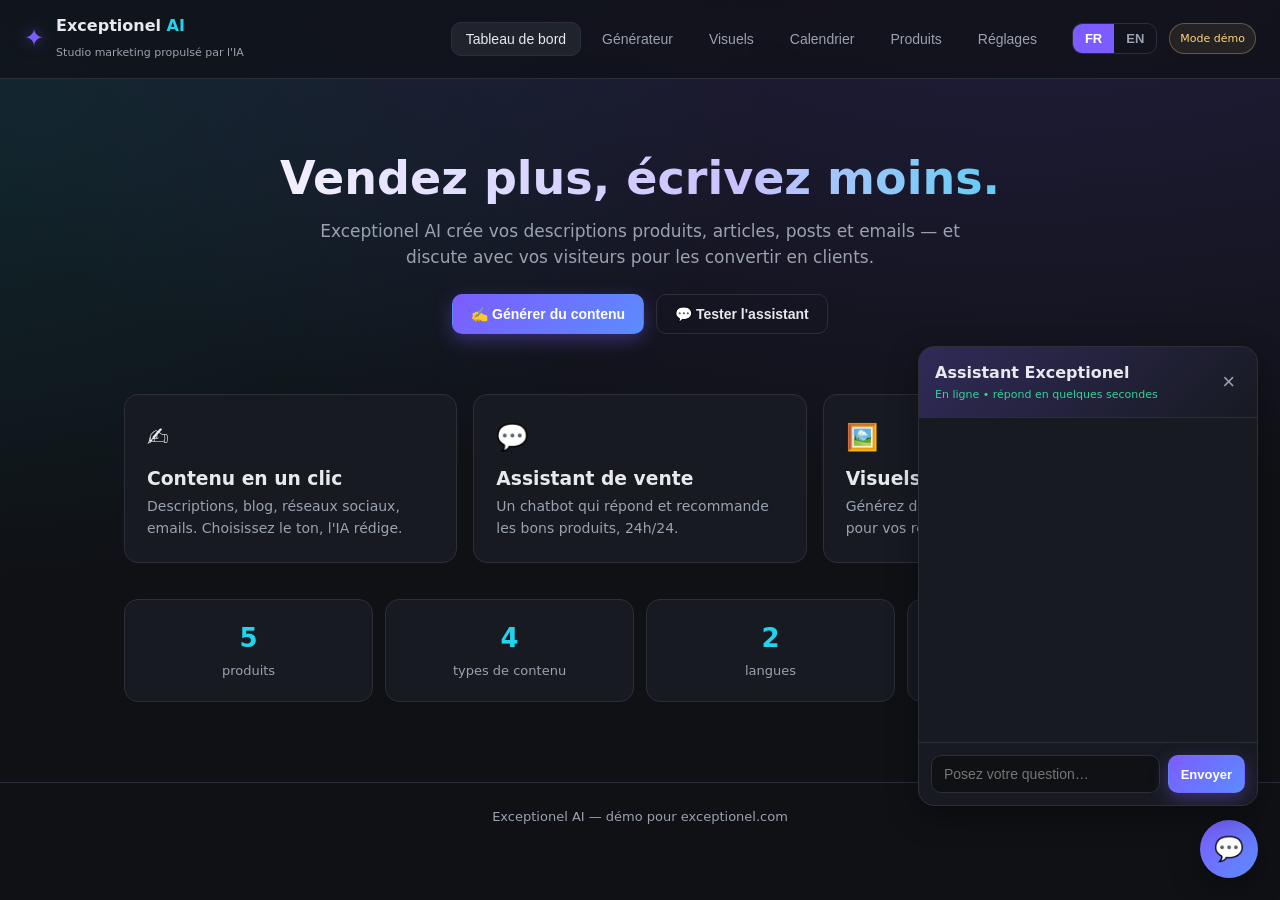
<file: index.html>
<!DOCTYPE html>
<html lang="fr">
  <head>
    <meta charset="UTF-8" />
    <meta name="viewport" content="width=device-width, initial-scale=1.0" />
    <title>Exceptionel AI — Studio marketing IA</title>
    <meta
      name="description"
      content="Générez du contenu, des visuels et vendez plus grâce à l'IA pour exceptionel.com."
    />
    <link rel="stylesheet" href="styles.css" />
  </head>
  <body>
    <!-- ===================== EN-TÊTE ===================== -->
    <header class="topbar">
      <div class="brand">
        <span class="logo">✦</span>
        <div>
          <strong>Exceptionel<span class="accent"> AI</span></strong>
          <small>Studio marketing propulsé par l'IA</small>
        </div>
      </div>
      <nav class="nav">
        <button class="nav-link active" data-view="dashboard" data-i18n="nav.dashboard">Tableau de bord</button>
        <button class="nav-link" data-view="generator" data-i18n="nav.generator">Générateur</button>
        <button class="nav-link" data-view="visuals" data-i18n="nav.visuals">Visuels</button>
        <button class="nav-link" data-view="calendar" data-i18n="nav.calendar">Calendrier</button>
        <button class="nav-link" data-view="products" data-i18n="nav.products">Produits</button>
        <button class="nav-link" data-view="settings" data-i18n="nav.settings">Réglages</button>
      </nav>
      <div class="topbar-right">
        <div class="lang-switch" id="lang-switch">
          <button class="lang-btn active" data-lang="fr">FR</button>
          <button class="lang-btn" data-lang="en">EN</button>
        </div>
        <span id="mode-badge" class="badge badge-demo" data-i18n="badge.demo">Mode démo</span>
      </div>
    </header>

    <main class="container">
      <!-- ===================== TABLEAU DE BORD ===================== -->
      <section id="view-dashboard" class="view active">
        <div class="hero">
          <h1 data-i18n="hero.title">Vendez plus, écrivez moins.</h1>
          <p class="lead" data-i18n="hero.lead">
            Exceptionel AI crée vos descriptions produits, articles, posts et
            emails — et discute avec vos visiteurs pour les convertir en clients.
          </p>
          <div class="hero-actions">
            <button class="btn btn-primary" data-view="generator" data-i18n="hero.generate">
              ✍️ Générer du contenu
            </button>
            <button class="btn btn-ghost" id="open-chat-hero" data-i18n="hero.chat">
              💬 Tester l'assistant
            </button>
          </div>
        </div>

        <div class="cards">
          <article class="card" data-view="generator">
            <div class="card-icon">✍️</div>
            <h3 data-i18n="card.content.title">Contenu en un clic</h3>
            <p data-i18n="card.content.desc">Descriptions, blog, réseaux sociaux, emails.</p>
          </article>
          <article class="card" id="open-chat-card">
            <div class="card-icon">💬</div>
            <h3 data-i18n="card.assistant.title">Assistant de vente</h3>
            <p data-i18n="card.assistant.desc">Un chatbot qui répond et recommande.</p>
          </article>
          <article class="card" data-view="visuals">
            <div class="card-icon">🖼️</div>
            <h3 data-i18n="card.visual.title">Visuels de posts</h3>
            <p data-i18n="card.visual.desc">Des images prêtes à publier.</p>
          </article>
        </div>

        <div class="stats">
          <div class="stat"><strong id="stat-products">0</strong><span data-i18n="stat.products">produits</span></div>
          <div class="stat"><strong>4</strong><span data-i18n="stat.types">types de contenu</span></div>
          <div class="stat"><strong>2</strong><span data-i18n="stat.langs">langues</span></div>
          <div class="stat"><strong>24/7</strong><span data-i18n="stat.assistant">assistant actif</span></div>
        </div>
      </section>

      <!-- ===================== GÉNÉRATEUR ===================== -->
      <section id="view-generator" class="view">
        <h2 data-i18n="gen.title">Générateur de contenu</h2>
        <p class="muted" data-i18n="gen.subtitle">Choisissez un type, un produit, un ton — puis générez.</p>

        <div class="generator-grid">
          <form id="gen-form" class="panel">
            <label data-i18n="gen.type">Type de contenu</label>
            <div class="chips" id="type-chips">
              <button type="button" class="chip active" data-type="product-description" data-i18n="gen.type.product">Description produit</button>
              <button type="button" class="chip" data-type="social-post" data-i18n="gen.type.social">Post réseau social</button>
              <button type="button" class="chip" data-type="blog-article" data-i18n="gen.type.blog">Article de blog</button>
              <button type="button" class="chip" data-type="marketing-email" data-i18n="gen.type.email">Email marketing</button>
            </div>

            <label for="subject" data-i18n="gen.subject">Produit ou sujet</label>
            <input id="subject" type="text" list="product-list" autocomplete="off" data-i18n-ph="gen.subject.ph" />
            <datalist id="product-list"></datalist>

            <label for="tone" data-i18n="gen.tone">Ton</label>
            <select id="tone">
              <option value="professionnel" data-i18n="tone.professionnel">Professionnel</option>
              <option value="enthousiaste" data-i18n="tone.enthousiaste">Enthousiaste</option>
              <option value="luxe" data-i18n="tone.luxe">Luxe</option>
              <option value="amical" data-i18n="tone.amical">Amical</option>
            </select>

            <button type="submit" class="btn btn-primary btn-block" id="gen-btn" data-i18n="gen.btn">Générer ✨</button>
          </form>

          <div class="panel result-panel">
            <div class="result-head">
              <span data-i18n="gen.result">Résultat</span>
              <div class="result-actions">
                <button id="schedule-btn" class="btn btn-small" disabled data-i18n="gen.schedule">Planifier</button>
                <button id="copy-btn" class="btn btn-small" disabled data-i18n="gen.copy">Copier</button>
              </div>
            </div>
            <pre id="result" class="result-box placeholder" data-i18n="gen.placeholder">Votre contenu généré apparaîtra ici…</pre>
          </div>
        </div>
      </section>

      <!-- ===================== VISUELS ===================== -->
      <section id="view-visuals" class="view">
        <h2 data-i18n="visual.title">Générateur de visuels</h2>
        <p class="muted" data-i18n="visual.subtitle">Créez une image de post prête à publier.</p>

        <div class="generator-grid">
          <form id="visual-form" class="panel">
            <label for="visual-product" data-i18n="visual.product">Produit</label>
            <select id="visual-product"></select>

            <label for="visual-headline" data-i18n="visual.headline">Accroche (optionnel)</label>
            <input id="visual-headline" type="text" autocomplete="off" data-i18n-ph="visual.headline.ph" />

            <label data-i18n="visual.theme">Style</label>
            <div class="chips" id="theme-chips">
              <button type="button" class="chip active" data-theme="violet">Violet</button>
              <button type="button" class="chip" data-theme="nuit">Nuit</button>
              <button type="button" class="chip" data-theme="or">Or</button>
              <button type="button" class="chip" data-theme="corail">Corail</button>
              <button type="button" class="chip" data-theme="menthe">Menthe</button>
            </div>

            <button type="submit" class="btn btn-primary btn-block" data-i18n="visual.generate">Générer le visuel 🎨</button>
          </form>

          <div class="panel result-panel">
            <div class="result-head">
              <span data-i18n="gen.result">Résultat</span>
              <button id="visual-download" class="btn btn-small" disabled data-i18n="visual.download">Télécharger</button>
            </div>
            <div class="visual-preview">
              <canvas id="visual-canvas"></canvas>
            </div>
          </div>
        </div>
      </section>

      <!-- ===================== CALENDRIER ===================== -->
      <section id="view-calendar" class="view">
        <h2 data-i18n="calendar.title">Calendrier de publication</h2>
        <p class="muted" data-i18n="calendar.subtitle">Planifiez vos publications réseaux sociaux.</p>

        <div class="generator-grid">
          <form id="calendar-form" class="panel">
            <label for="cal-date" data-i18n="calendar.date">Date</label>
            <input id="cal-date" type="date" />

            <label for="cal-platform" data-i18n="calendar.platform">Plateforme</label>
            <select id="cal-platform">
              <option>Instagram</option>
              <option>Facebook</option>
              <option>LinkedIn</option>
              <option>TikTok</option>
              <option>X (Twitter)</option>
              <option>Newsletter</option>
            </select>

            <label for="cal-content" data-i18n="calendar.content">Contenu</label>
            <textarea id="cal-content" rows="5" data-i18n-ph="calendar.content.ph"></textarea>

            <button type="submit" class="btn btn-primary btn-block" data-i18n="calendar.add">Planifier ce post</button>
          </form>

          <div class="panel">
            <div class="result-head">
              <span data-i18n="calendar.upcoming">Publications planifiées</span>
            </div>
            <div id="calendar-list" class="calendar-list"></div>
          </div>
        </div>
      </section>

      <!-- ===================== PRODUITS ===================== -->
      <section id="view-products" class="view">
        <h2 data-i18n="products.title">Catalogue</h2>
        <p class="muted" data-i18n="products.subtitle">Le contenu et l'assistant s'appuient sur ces produits.</p>
        <div id="product-grid" class="product-grid"></div>
      </section>

      <!-- ===================== RÉGLAGES ===================== -->
      <section id="view-settings" class="view">
        <h2 data-i18n="settings.title">Réglages</h2>

        <div class="panel settings-block">
          <h3 data-i18n="settings.catalog.title">Connexion au catalogue en temps réel</h3>
          <p class="muted" data-i18n="settings.catalog.desc">
            Chargez vos vrais produits depuis une URL JSON.
          </p>
          <label for="catalog-url" data-i18n="settings.catalog.url">URL du flux produits (JSON)</label>
          <input id="catalog-url" type="url" placeholder="https://exceptionel.com/products.json" autocomplete="off" />
          <div class="settings-actions">
            <button id="catalog-load" class="btn btn-primary" data-i18n="settings.catalog.load">Charger le catalogue</button>
            <button id="catalog-reset" class="btn btn-ghost" data-i18n="settings.catalog.reset">Revenir aux produits de démo</button>
          </div>
          <p id="catalog-status" class="catalog-status"></p>
        </div>

        <div class="panel settings-block">
          <h3 data-i18n="settings.lang.title">Langue</h3>
          <div class="lang-switch" id="lang-switch-settings">
            <button class="lang-btn active" data-lang="fr">Français</button>
            <button class="lang-btn" data-lang="en">English</button>
          </div>
        </div>
      </section>
    </main>

    <!-- ===================== WIDGET CHATBOT ===================== -->
    <div id="chat-widget" class="chat-widget">
      <button id="chat-toggle" class="chat-toggle" aria-label="Chat">💬</button>
      <div id="chat-window" class="chat-window" hidden>
        <div class="chat-header">
          <div>
            <strong data-i18n="chat.title">Assistant Exceptionel</strong>
            <small data-i18n="chat.status">En ligne</small>
          </div>
          <button id="chat-close" class="chat-close" aria-label="Fermer">×</button>
        </div>
        <div id="chat-messages" class="chat-messages"></div>
        <form id="chat-form" class="chat-input">
          <input id="chat-text" type="text" autocomplete="off" data-i18n-ph="chat.ph" />
          <button type="submit" class="btn btn-primary btn-small" data-i18n="chat.send">Envoyer</button>
        </form>
      </div>
    </div>

    <footer class="footer">
      <span>Exceptionel AI — démo pour exceptionel.com</span>
    </footer>

    <!-- Toast -->
    <div id="toast" class="toast" hidden></div>

    <!-- Scripts (ordre important) -->
    <script src="js/products.js"></script>
    <script src="js/store.js"></script>
    <script src="js/i18n.js"></script>
    <script src="js/ai-engine.js"></script>
    <script src="js/visual-generator.js"></script>
    <script src="js/calendar.js"></script>
    <script src="js/catalog.js"></script>
    <script src="js/api.js"></script>
    <script src="app.js"></script>
  </body>
</html>
</file>
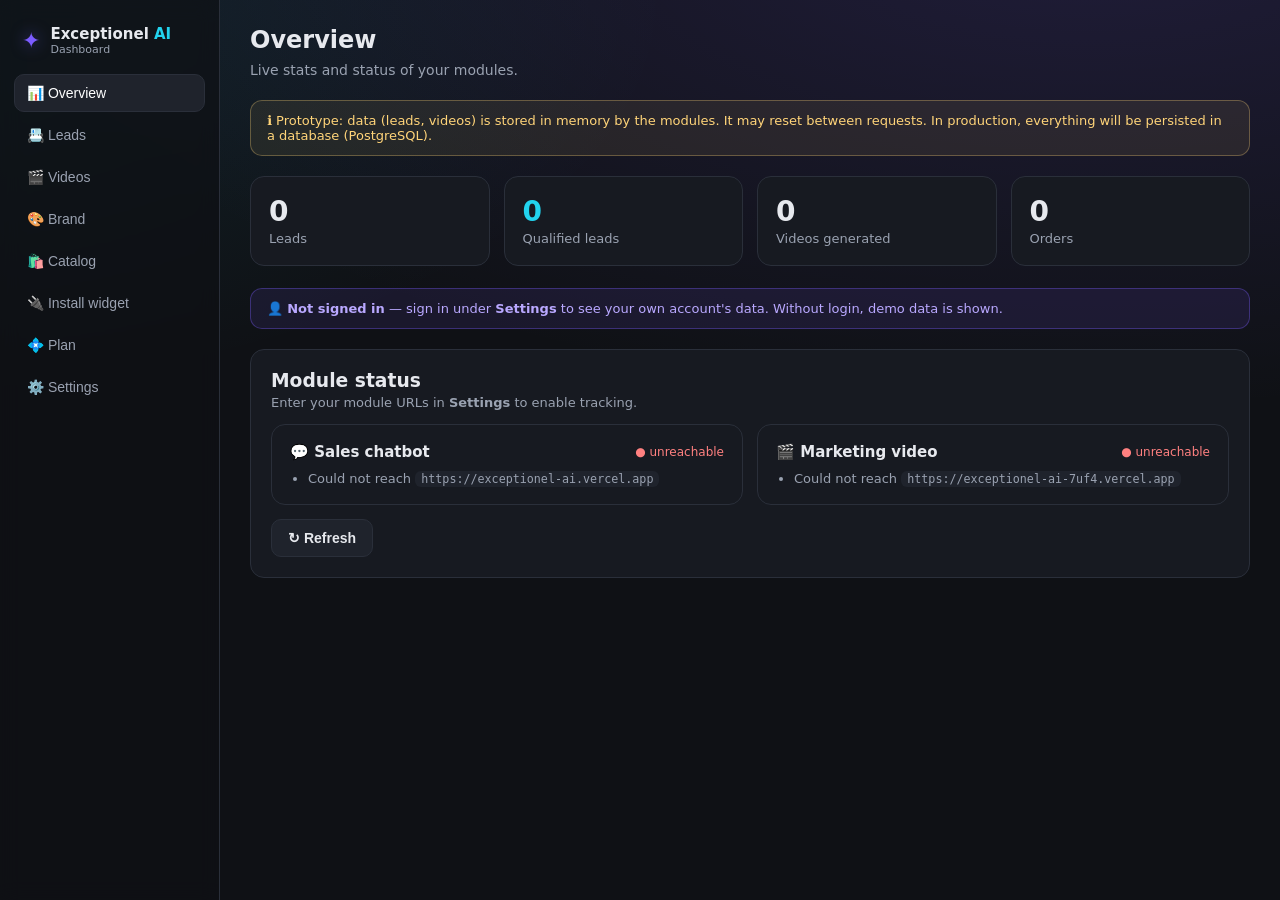
<file: dashboard/index.html>
<!DOCTYPE html>
<html lang="en">
  <head>
    <meta charset="UTF-8" />
    <meta name="viewport" content="width=device-width, initial-scale=1.0" />
    <title>Exceptionel AI — Dashboard</title>
    <link rel="stylesheet" href="styles.css" />
  </head>
  <body>
    <div class="app">
      <!-- Sidebar -->
      <aside class="sidebar">
        <div class="brand">
          <span class="logo">✦</span>
          <div><strong>Exceptionel<span style="color:#22d3ee"> AI</span></strong><small>Dashboard</small></div>
        </div>
        <nav class="nav" id="nav">
          <button class="active" data-view="overview">📊 Overview</button>
          <button data-view="leads">📇 Leads</button>
          <button data-view="videos">🎬 Videos</button>
          <button data-view="brand">🎨 Brand</button>
          <button data-view="catalog">🛍️ Catalog</button>
          <button data-view="install">🔌 Install widget</button>
          <button data-view="billing">💠 Plan</button>
          <button data-view="settings">⚙️ Settings</button>
        </nav>
      </aside>

      <!-- Main -->
      <main class="main">
        <!-- OVERVIEW -->
        <section id="view-overview" class="view active">
          <div class="topline"><h1>Overview</h1></div>
          <p class="sub">Live stats and status of your modules.</p>
          <div class="banner" id="proto-note">
            ℹ️ Prototype: data (leads, videos) is stored in memory by the modules.
            It may reset between requests. In production, everything will be persisted in a database (PostgreSQL).
          </div>

          <div class="kpis" id="kpis">
            <div class="kpi"><strong id="kpi-leads">–</strong><span>Leads</span></div>
            <div class="kpi"><strong id="kpi-qual" class="accent">–</strong><span>Qualified leads</span></div>
            <div class="kpi"><strong id="kpi-videos">–</strong><span>Videos generated</span></div>
            <div class="kpi"><strong id="kpi-orders">–</strong><span>Orders</span></div>
          </div>
          <div class="banner" id="acct-note" style="background:rgba(124,92,255,.1);border-color:rgba(124,92,255,.35);color:#b9a8ff">
            👤 <b id="acct-state">Not signed in</b> — sign in under <b>Settings</b> to see your own account's data. Without login, demo data is shown.
          </div>

          <div class="panel">
            <h3>Module status</h3>
            <p class="hint">Enter your module URLs in <b>Settings</b> to enable tracking.</p>
            <div class="modules">
              <div class="mod" id="mod-chatbot">
                <div class="head"><h4>💬 Sales chatbot</h4><span class="status" id="st-chatbot">…</span></div>
                <ul id="info-chatbot"><li>URL not configured</li></ul>
              </div>
              <div class="mod" id="mod-video">
                <div class="head"><h4>🎬 Marketing video</h4><span class="status" id="st-video">…</span></div>
                <ul id="info-video"><li>URL not configured</li></ul>
              </div>
            </div>
            <button class="btn" id="refresh">↻ Refresh</button>
          </div>
        </section>

        <!-- LEADS -->
        <section id="view-leads" class="view">
          <div class="topline"><h1>Leads</h1></div>
          <p class="sub">Leads qualified by the chatbot (email, need, budget, score).</p>
          <div class="panel">
            <div id="leads-body"><p class="empty">Loading…</p></div>
            <button class="btn" id="reload-leads">↻ Reload</button>
          </div>
        </section>

        <!-- VIDEOS -->
        <section id="view-videos" class="view">
          <div class="topline"><h1>Videos</h1></div>
          <p class="sub">Videos generated by the marketing module and their publications.</p>
          <div class="panel">
            <div id="videos-body"><p class="empty">Loading…</p></div>
            <button class="btn" id="reload-videos">↻ Reload</button>
          </div>
        </section>

        <!-- BRAND -->
        <section id="view-brand" class="view">
          <div class="topline"><h1>Brand</h1></div>
          <p class="sub">Configure the AI's identity and tone. This feeds the content and the chatbot.</p>
          <div class="panel">
            <label>Brand name</label>
            <input id="b-name" placeholder="Exceptionel" />
            <label>Tone</label>
            <select id="b-tone">
              <option value="warm and professional">Warm and professional</option>
              <option value="enthusiastic">Enthusiastic</option>
              <option value="luxury and refined">Luxury and refined</option>
              <option value="friendly and casual">Friendly and casual</option>
            </select>
            <label>Target audience</label>
            <input id="b-audience" placeholder="e.g. young urban professionals" />
            <label>Key selling points (one per line)</label>
            <textarea id="b-values" rows="4" placeholder="Free shipping over $50&#10;Responsibly made&#10;30-day guarantee"></textarea>
            <button class="btn btn-primary" id="save-brand">💾 Save brand</button>
            <div class="msg" id="brand-msg"></div>
          </div>
        </section>

        <!-- CATALOG -->
        <section id="view-catalog" class="view">
          <div class="topline"><h1>Catalog</h1></div>
          <p class="sub">Manage your products (JSON). They feed the chatbot and video generation.</p>
          <div class="panel">
            <label>Products (JSON array)</label>
            <textarea id="cat-json" rows="12" spellcheck="false"></textarea>
            <div class="row">
              <button class="btn btn-primary" id="save-cat">💾 Save</button>
              <button class="btn" id="push-cat">📤 Load into chatbot (demo session)</button>
              <button class="btn" id="load-sample">Sample</button>
            </div>
            <div class="msg" id="cat-msg"></div>
          </div>
        </section>

        <!-- INSTALL WIDGET -->
        <section id="view-install" class="view">
          <div class="topline"><h1>Install the chatbot widget</h1></div>
          <p class="sub">Paste one line on your website to add the AI sales chatbot. Leads it captures will show up here in your dashboard.</p>

          <div class="panel">
            <h3>Your merchant ID</h3>
            <p class="hint">This identifies your account. The widget must use exactly this ID so your leads are attached to you.</p>
            <input id="merchant-id" readonly placeholder="Sign in under Settings to reveal your merchant ID" />
            <div class="msg" id="install-warn"></div>
          </div>

          <div class="panel">
            <h3>Embed snippet</h3>
            <p class="hint">Copy this and paste it just before the <code>&lt;/body&gt;</code> tag of your website (e.g. exceptionel.com).</p>
            <textarea id="embed-snippet" rows="7" spellcheck="false" readonly></textarea>
            <div class="row">
              <button class="btn btn-primary" id="copy-snippet">📋 Copy snippet</button>
            </div>
            <div class="msg" id="copy-msg"></div>
          </div>
        </section>

        <!-- PLAN & BILLING -->
        <section id="view-billing" class="view">
          <div class="topline"><h1>Plan &amp; Billing</h1></div>
          <p class="sub">Subscribe to Exceptionel AI or manage your subscription.</p>

          <div class="banner" id="billing-banner" style="display:none"></div>

          <div class="panel">
            <h3>Current plan</h3>
            <div class="kpis">
              <div class="kpi"><strong id="cur-plan">–</strong><span>Plan</span></div>
              <div class="kpi"><strong id="cur-status">–</strong><span>Status</span></div>
              <div class="kpi"><strong id="cur-renew">–</strong><span>Renews on</span></div>
            </div>
            <p class="hint" id="plan-note">Sign in under Settings to see and manage your plan.</p>
          </div>

          <div class="panel">
            <h3>Choose a plan</h3>
            <p class="hint">You'll be redirected to Stripe's secure checkout. Free is the default — no payment needed.</p>
            <div class="row">
              <button class="btn btn-primary" id="sub-starter">Subscribe — Starter · $29/mo</button>
              <button class="btn btn-primary" id="sub-pro">Subscribe — Pro · $99/mo</button>
            </div>
            <div class="row" style="margin-top:10px">
              <button class="btn" id="manage-sub">💳 Manage / cancel subscription</button>
            </div>
            <div class="msg" id="billing-msg"></div>
          </div>
        </section>

        <!-- SETTINGS -->
        <section id="view-settings" class="view">
          <div class="topline"><h1>Settings</h1></div>

          <div class="panel">
            <h3>Sign in or create your account</h3>
            <p class="hint">Log in with your Exceptionel AI account, or create a free account to get started.</p>
            <label>Brand name <span style="opacity:.6">(only needed to sign up)</span></label>
            <input id="s-brand" placeholder="Your store name" autocomplete="organization" />
            <label>Email</label>
            <input id="s-email" type="email" placeholder="you@company.com" autocomplete="email" />
            <label>Password</label>
            <input id="s-password" type="password" placeholder="At least 8 characters" />
            <div class="row">
              <button class="btn btn-primary" id="login-btn">🔐 Log in</button>
              <button class="btn btn-primary" id="signup-btn">✨ Create account</button>
              <button class="btn" id="logout-btn">Log out</button>
            </div>
            <div class="msg" id="login-msg"></div>
            <details style="margin-top:12px">
              <summary class="hint" style="cursor:pointer">Advanced: Auth module URL</summary>
              <input id="s-auth" placeholder="https://exceptionel-ai-6co8.vercel.app" style="margin-top:8px" />
            </details>
          </div>

          <div class="panel">
            <h3>Module URLs</h3>
            <p class="hint">Connect the dashboard to your modules deployed on Vercel.</p>
            <label>Chatbot module URL</label>
            <input id="s-chatbot" placeholder="https://exceptionel-ai.vercel.app" />
            <label>Video module URL</label>
            <input id="s-video" placeholder="https://exceptionel-video.vercel.app" />
            <label>Payments module URL</label>
            <input id="s-payments" placeholder="https://exceptionel-pay.vercel.app" />
            <button class="btn btn-primary" id="save-settings">💾 Save & test</button>
            <div class="msg" id="settings-msg"></div>
          </div>
        </section>
      </main>
    </div>

    <script src="app.js"></script>
  </body>
</html>
</file>
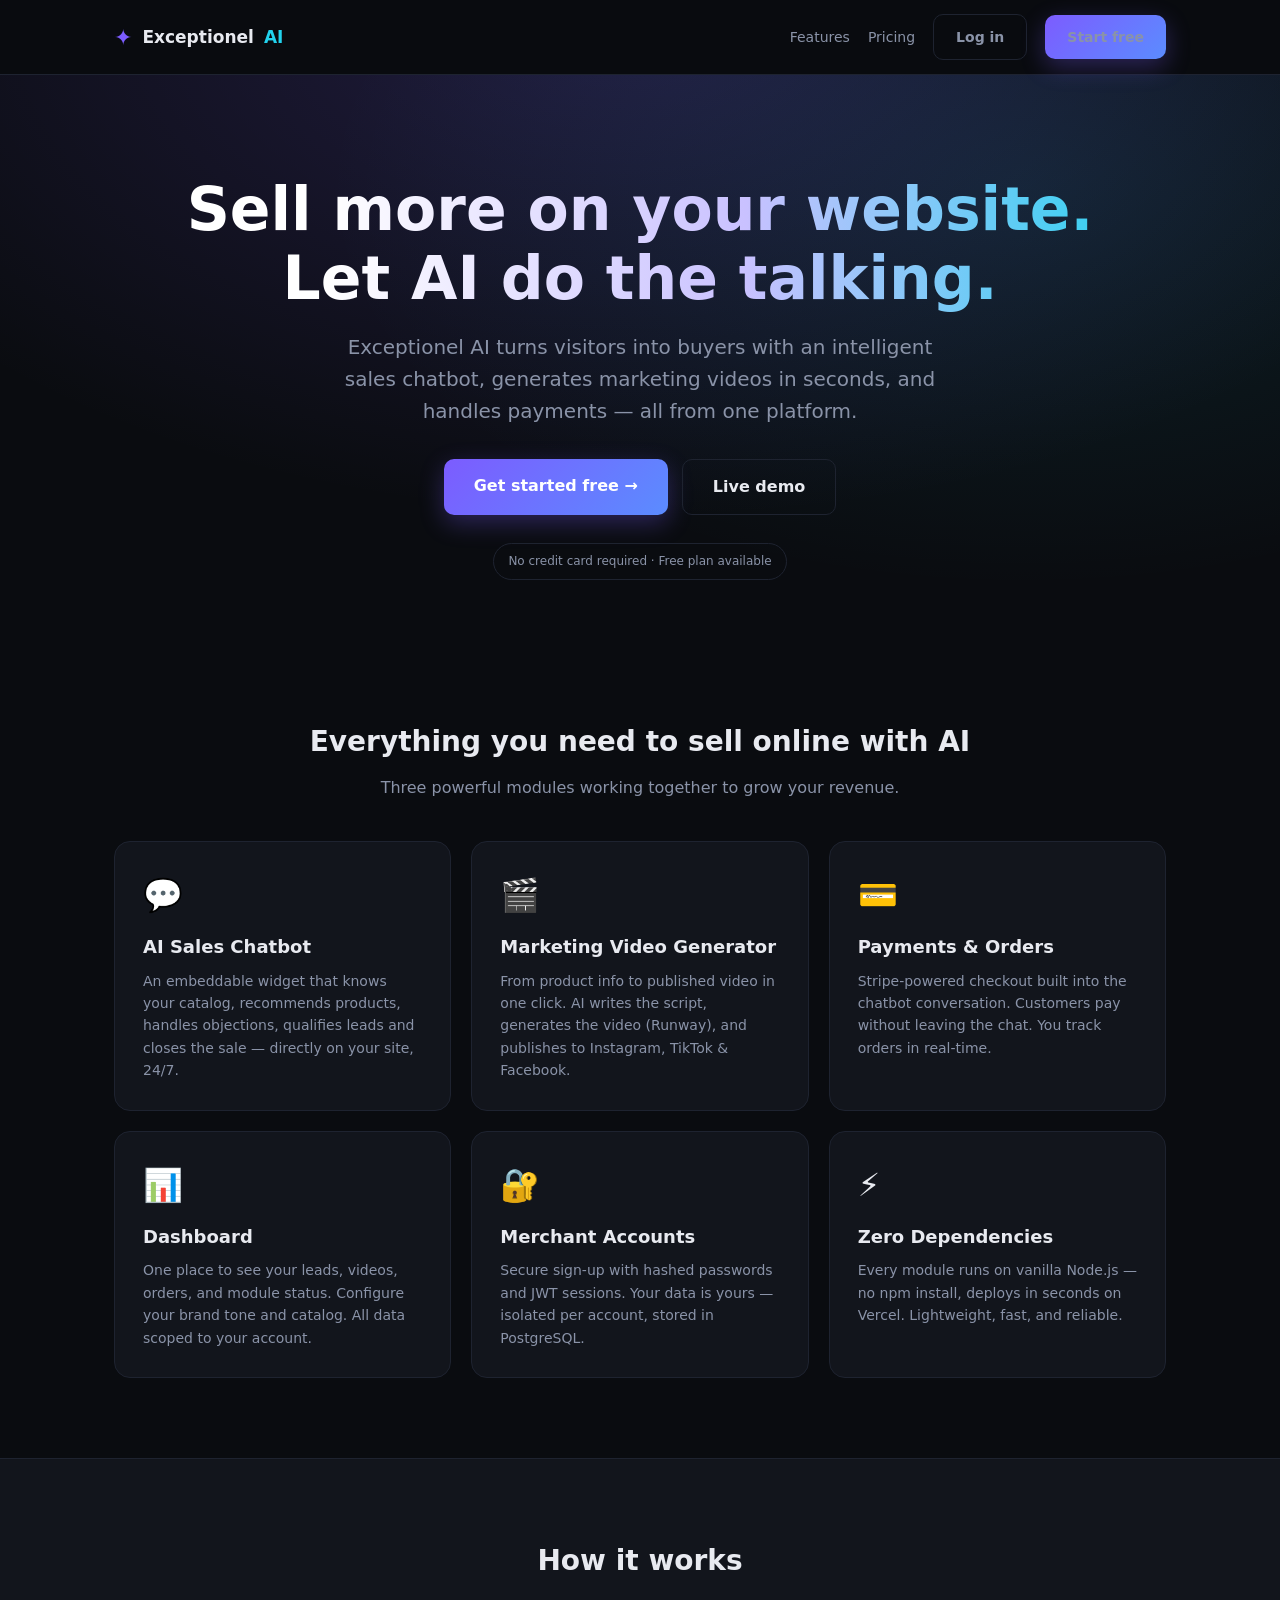
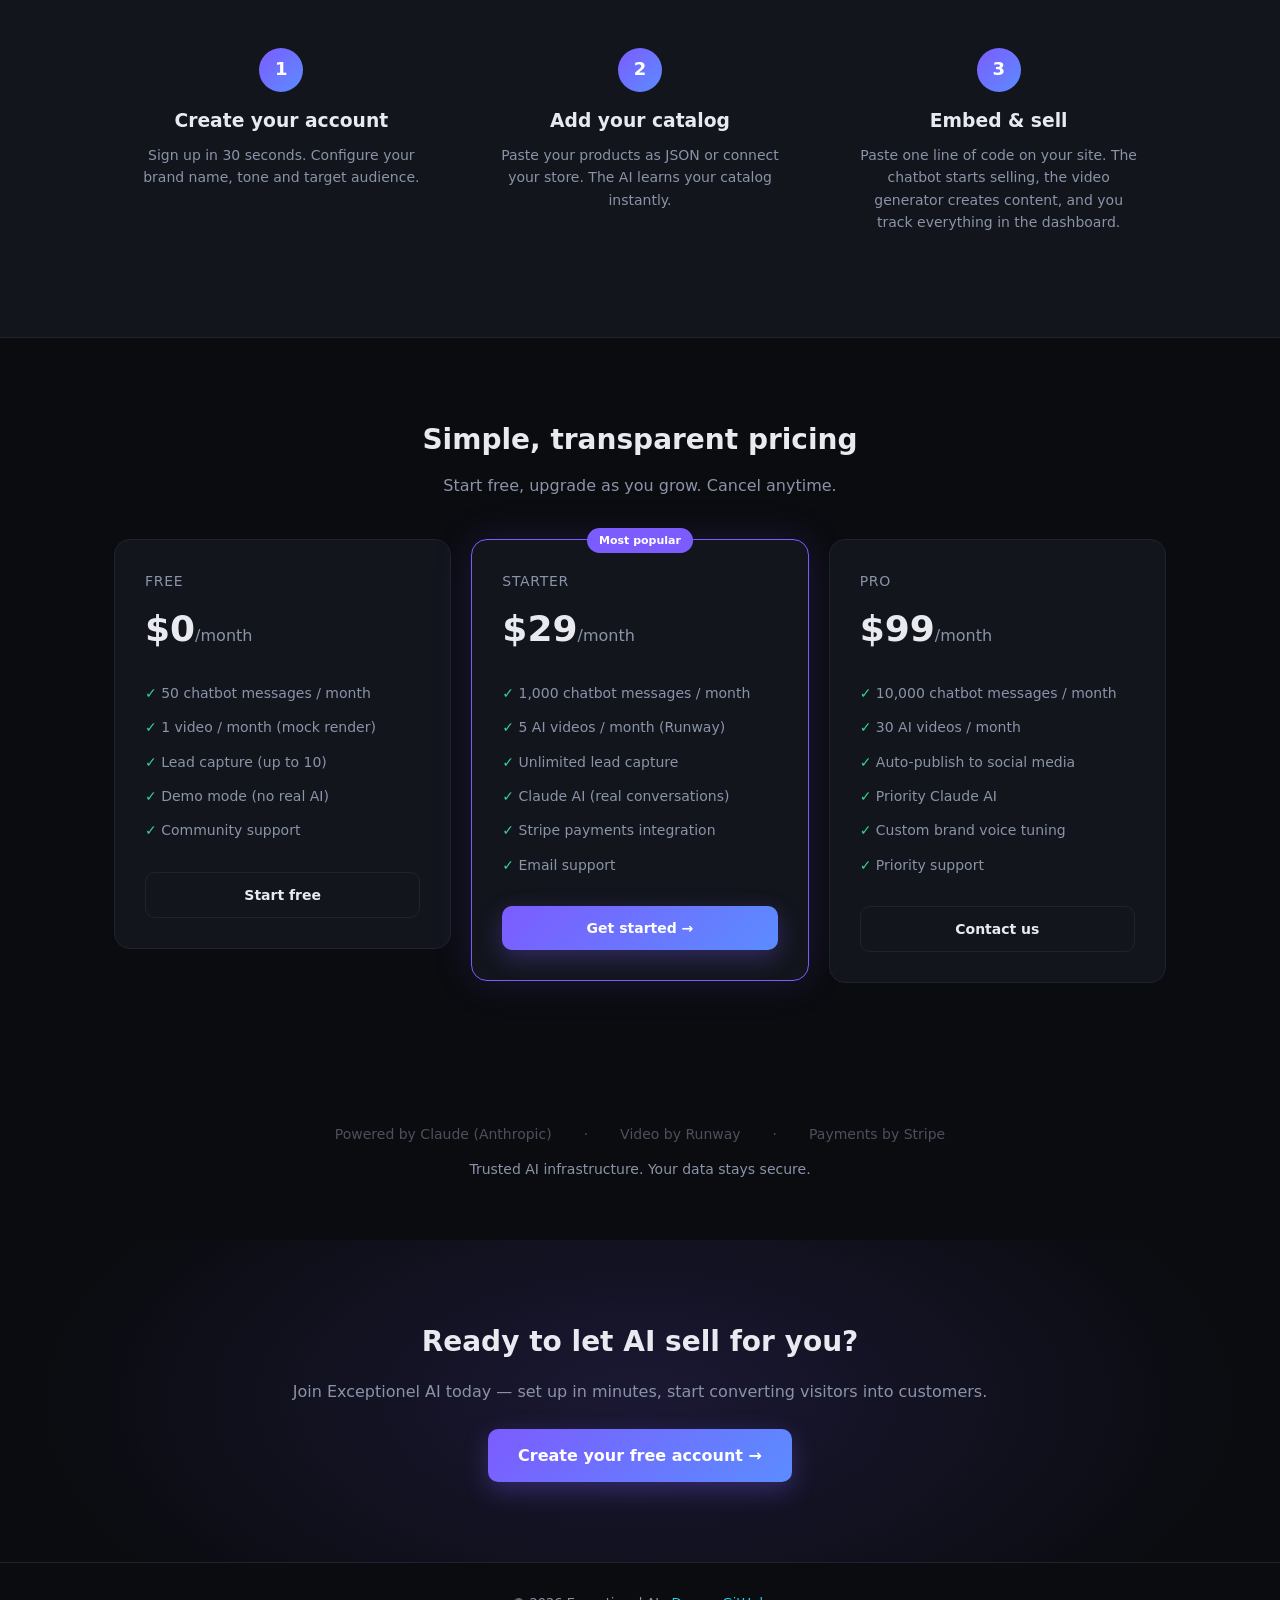
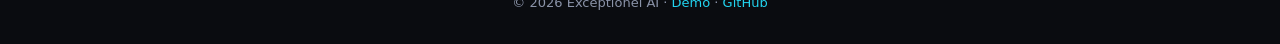
<file: landing/index.html>
<!DOCTYPE html>
<html lang="en">
  <head>
    <meta charset="UTF-8" />
    <meta name="viewport" content="width=device-width, initial-scale=1.0" />
    <title>Exceptionel AI — Sell More With AI</title>
    <meta name="description" content="AI-powered chatbot, marketing videos and content — sell directly on your website, not just through ads." />
    <style>
      :root { --bg:#0a0c10; --surface:#12151c; --border:#1e2330; --text:#e8eaf0; --muted:#8a93a8; --accent:#7c5cff; --accent2:#22d3ee; --success:#34d399; }
      *{box-sizing:border-box;margin:0}
      body{font-family:system-ui,-apple-system,"Segoe UI",Roboto,sans-serif;background:var(--bg);color:var(--text);line-height:1.6}
      a{color:var(--accent2);text-decoration:none}
      .container{max-width:1100px;margin:0 auto;padding:0 24px}

      /* NAV */
      nav{position:sticky;top:0;z-index:50;background:rgba(10,12,16,.85);backdrop-filter:blur(12px);border-bottom:1px solid var(--border);padding:14px 0}
      nav .inner{display:flex;align-items:center;justify-content:space-between}
      .logo{display:flex;align-items:center;gap:10px;font-weight:800;font-size:17px}
      .logo .mark{color:var(--accent);font-size:22px}
      .logo .ai{color:var(--accent2)}
      nav .links{display:flex;gap:18px;align-items:center;font-size:14px}
      nav .links a{color:var(--muted)}
      nav .links a:hover{color:#fff}
      .btn{display:inline-block;padding:11px 22px;border-radius:10px;font-weight:700;font-size:14px;border:none;cursor:pointer;transition:transform .12s}
      .btn:hover{transform:translateY(-2px)}
      .btn-primary{background:linear-gradient(135deg,var(--accent),#5b8cff);color:#fff;box-shadow:0 8px 24px rgba(124,92,255,.3)}
      .btn-ghost{border:1px solid var(--border);background:transparent;color:var(--text)}
      .btn-lg{padding:14px 30px;font-size:16px}

      /* HERO */
      .hero{text-align:center;padding:100px 24px 60px;background:radial-gradient(900px 500px at 50% -10%,rgba(124,92,255,.2),transparent),radial-gradient(700px 400px at 80% 20%,rgba(34,211,238,.1),transparent)}
      .hero h1{font-size:clamp(34px,5.5vw,60px);line-height:1.15;margin-bottom:18px;background:linear-gradient(90deg,#fff 20%,#c9c1ff 60%,var(--accent2));-webkit-background-clip:text;background-clip:text;color:transparent}
      .hero .lead{color:var(--muted);font-size:clamp(16px,2vw,20px);max-width:640px;margin:0 auto 32px}
      .hero-btns{display:flex;gap:14px;justify-content:center;flex-wrap:wrap}
      .hero .badge{display:inline-block;margin-top:28px;padding:8px 14px;border:1px solid var(--border);border-radius:999px;font-size:12px;color:var(--muted)}

      /* FEATURES */
      .features{padding:80px 0}
      .features h2{text-align:center;font-size:28px;margin-bottom:10px}
      .features .sub{text-align:center;color:var(--muted);margin-bottom:40px;font-size:16px}
      .fgrid{display:grid;grid-template-columns:repeat(auto-fit,minmax(280px,1fr));gap:20px}
      .fcard{background:var(--surface);border:1px solid var(--border);border-radius:16px;padding:28px;transition:transform .15s,border-color .15s}
      .fcard:hover{transform:translateY(-4px);border-color:var(--accent)}
      .fcard .icon{font-size:32px;margin-bottom:12px}
      .fcard h3{margin-bottom:8px;font-size:18px}
      .fcard p{color:var(--muted);font-size:14px}

      /* HOW IT WORKS */
      .how{padding:80px 0;background:var(--surface);border-top:1px solid var(--border);border-bottom:1px solid var(--border)}
      .how h2{text-align:center;font-size:28px;margin-bottom:40px}
      .steps{display:grid;grid-template-columns:repeat(auto-fit,minmax(240px,1fr));gap:24px}
      .step{text-align:center;padding:24px}
      .step .num{width:44px;height:44px;border-radius:50%;background:linear-gradient(135deg,var(--accent),#5b8cff);color:#fff;font-weight:800;font-size:18px;display:inline-flex;align-items:center;justify-content:center;margin-bottom:14px}
      .step h3{margin-bottom:8px}
      .step p{color:var(--muted);font-size:14px}

      /* PRICING */
      .pricing{padding:80px 0}
      .pricing h2{text-align:center;font-size:28px;margin-bottom:10px}
      .pricing .sub{text-align:center;color:var(--muted);margin-bottom:40px;font-size:16px}
      .pgrid{display:grid;grid-template-columns:repeat(auto-fit,minmax(280px,1fr));gap:20px;align-items:start}
      .plan{background:var(--surface);border:1px solid var(--border);border-radius:16px;padding:30px;position:relative}
      .plan.pop{border-color:var(--accent);box-shadow:0 0 40px rgba(124,92,255,.15)}
      .plan.pop::before{content:"Most popular";position:absolute;top:-12px;left:50%;transform:translateX(-50%);background:var(--accent);color:#fff;font-size:11px;font-weight:700;padding:4px 12px;border-radius:999px}
      .plan .name{font-size:14px;color:var(--muted);text-transform:uppercase;letter-spacing:.05em}
      .plan .price{font-size:36px;font-weight:800;margin:8px 0}
      .plan .price span{font-size:16px;color:var(--muted);font-weight:400}
      .plan ul{list-style:none;padding:0;margin:18px 0 24px}
      .plan ul li{padding:6px 0;font-size:14px;color:var(--muted)}
      .plan ul li::before{content:"✓ ";color:var(--success)}
      .plan .btn{width:100%;text-align:center}

      /* SOCIAL PROOF */
      .proof{padding:60px 0;text-align:center}
      .proof .logos{display:flex;gap:32px;justify-content:center;flex-wrap:wrap;opacity:.5;font-size:14px;color:var(--muted)}
      .proof p{color:var(--muted);font-size:14px;margin-top:12px}

      /* CTA */
      .cta-section{padding:80px 0;text-align:center;background:radial-gradient(600px 300px at 50% 50%,rgba(124,92,255,.15),transparent)}
      .cta-section h2{font-size:28px;margin-bottom:14px}
      .cta-section p{color:var(--muted);margin-bottom:24px}

      /* FOOTER */
      footer{padding:30px 0;border-top:1px solid var(--border);text-align:center;color:var(--muted);font-size:13px}

      @media(max-width:600px){.hero{padding:60px 16px 40px}.fgrid,.steps,.pgrid{grid-template-columns:1fr}}
    </style>
  </head>
  <body>
    <!-- NAV -->
    <nav>
      <div class="container inner">
        <div class="logo"><span class="mark">✦</span> Exceptionel<span class="ai"> AI</span></div>
        <div class="links">
          <a href="#features">Features</a>
          <a href="#pricing">Pricing</a>
          <a href="https://app.exceptionel.com/" class="btn btn-ghost">Log in</a>
          <a href="https://app.exceptionel.com/" class="btn btn-primary">Start free</a>
        </div>
      </div>
    </nav>

    <!-- HERO -->
    <section class="hero">
      <div class="container">
        <h1>Sell more on your website.<br/>Let AI do the talking.</h1>
        <p class="lead">
          Exceptionel AI turns visitors into buyers with an intelligent sales
          chatbot, generates marketing videos in seconds, and handles payments —
          all from one platform.
        </p>
        <div class="hero-btns">
          <a href="https://app.exceptionel.com/" class="btn btn-primary btn-lg">Get started free →</a>
          <a href="https://exceptionel-ai.vercel.app/" class="btn btn-ghost btn-lg">Live demo</a>
        </div>
        <span class="badge">No credit card required · Free plan available</span>
      </div>
    </section>

    <!-- FEATURES -->
    <section class="features" id="features">
      <div class="container">
        <h2>Everything you need to sell online with AI</h2>
        <p class="sub">Three powerful modules working together to grow your revenue.</p>
        <div class="fgrid">
          <div class="fcard">
            <div class="icon">💬</div>
            <h3>AI Sales Chatbot</h3>
            <p>An embeddable widget that knows your catalog, recommends products, handles objections, qualifies leads and closes the sale — directly on your site, 24/7.</p>
          </div>
          <div class="fcard">
            <div class="icon">🎬</div>
            <h3>Marketing Video Generator</h3>
            <p>From product info to published video in one click. AI writes the script, generates the video (Runway), and publishes to Instagram, TikTok & Facebook.</p>
          </div>
          <div class="fcard">
            <div class="icon">💳</div>
            <h3>Payments & Orders</h3>
            <p>Stripe-powered checkout built into the chatbot conversation. Customers pay without leaving the chat. You track orders in real-time.</p>
          </div>
          <div class="fcard">
            <div class="icon">📊</div>
            <h3>Dashboard</h3>
            <p>One place to see your leads, videos, orders, and module status. Configure your brand tone and catalog. All data scoped to your account.</p>
          </div>
          <div class="fcard">
            <div class="icon">🔐</div>
            <h3>Merchant Accounts</h3>
            <p>Secure sign-up with hashed passwords and JWT sessions. Your data is yours — isolated per account, stored in PostgreSQL.</p>
          </div>
          <div class="fcard">
            <div class="icon">⚡</div>
            <h3>Zero Dependencies</h3>
            <p>Every module runs on vanilla Node.js — no npm install, deploys in seconds on Vercel. Lightweight, fast, and reliable.</p>
          </div>
        </div>
      </div>
    </section>

    <!-- HOW IT WORKS -->
    <section class="how">
      <div class="container">
        <h2>How it works</h2>
        <div class="steps">
          <div class="step">
            <div class="num">1</div>
            <h3>Create your account</h3>
            <p>Sign up in 30 seconds. Configure your brand name, tone and target audience.</p>
          </div>
          <div class="step">
            <div class="num">2</div>
            <h3>Add your catalog</h3>
            <p>Paste your products as JSON or connect your store. The AI learns your catalog instantly.</p>
          </div>
          <div class="step">
            <div class="num">3</div>
            <h3>Embed & sell</h3>
            <p>Paste one line of code on your site. The chatbot starts selling, the video generator creates content, and you track everything in the dashboard.</p>
          </div>
        </div>
      </div>
    </section>

    <!-- PRICING -->
    <section class="pricing" id="pricing">
      <div class="container">
        <h2>Simple, transparent pricing</h2>
        <p class="sub">Start free, upgrade as you grow. Cancel anytime.</p>
        <div class="pgrid">
          <div class="plan">
            <div class="name">Free</div>
            <div class="price">$0<span>/month</span></div>
            <ul>
              <li>50 chatbot messages / month</li>
              <li>1 video / month (mock render)</li>
              <li>Lead capture (up to 10)</li>
              <li>Demo mode (no real AI)</li>
              <li>Community support</li>
            </ul>
            <a href="https://app.exceptionel.com/" class="btn btn-ghost">Start free</a>
          </div>
          <div class="plan pop">
            <div class="name">Starter</div>
            <div class="price">$29<span>/month</span></div>
            <ul>
              <li>1,000 chatbot messages / month</li>
              <li>5 AI videos / month (Runway)</li>
              <li>Unlimited lead capture</li>
              <li>Claude AI (real conversations)</li>
              <li>Stripe payments integration</li>
              <li>Email support</li>
            </ul>
            <a href="https://app.exceptionel.com/" class="btn btn-primary">Get started →</a>
          </div>
          <div class="plan">
            <div class="name">Pro</div>
            <div class="price">$99<span>/month</span></div>
            <ul>
              <li>10,000 chatbot messages / month</li>
              <li>30 AI videos / month</li>
              <li>Auto-publish to social media</li>
              <li>Priority Claude AI</li>
              <li>Custom brand voice tuning</li>
              <li>Priority support</li>
            </ul>
            <a href="https://app.exceptionel.com/" class="btn btn-ghost">Contact us</a>
          </div>
        </div>
      </div>
    </section>

    <!-- SOCIAL PROOF -->
    <section class="proof">
      <div class="container">
        <div class="logos">
          <span>Powered by Claude (Anthropic)</span>
          <span>·</span>
          <span>Video by Runway</span>
          <span>·</span>
          <span>Payments by Stripe</span>
        </div>
        <p>Trusted AI infrastructure. Your data stays secure.</p>
      </div>
    </section>

    <!-- CTA -->
    <section class="cta-section">
      <div class="container">
        <h2>Ready to let AI sell for you?</h2>
        <p>Join Exceptionel AI today — set up in minutes, start converting visitors into customers.</p>
        <a href="https://app.exceptionel.com/" class="btn btn-primary btn-lg">Create your free account →</a>
      </div>
    </section>

    <!-- FOOTER -->
    <footer>
      <div class="container">
        <p>© 2026 Exceptionel AI · <a href="https://exceptionel-ai.vercel.app/">Demo</a> · <a href="https://github.com/exceptionel7/exceptionel-ai">GitHub</a></p>
      </div>
    </footer>
  </body>
</html>
</file>
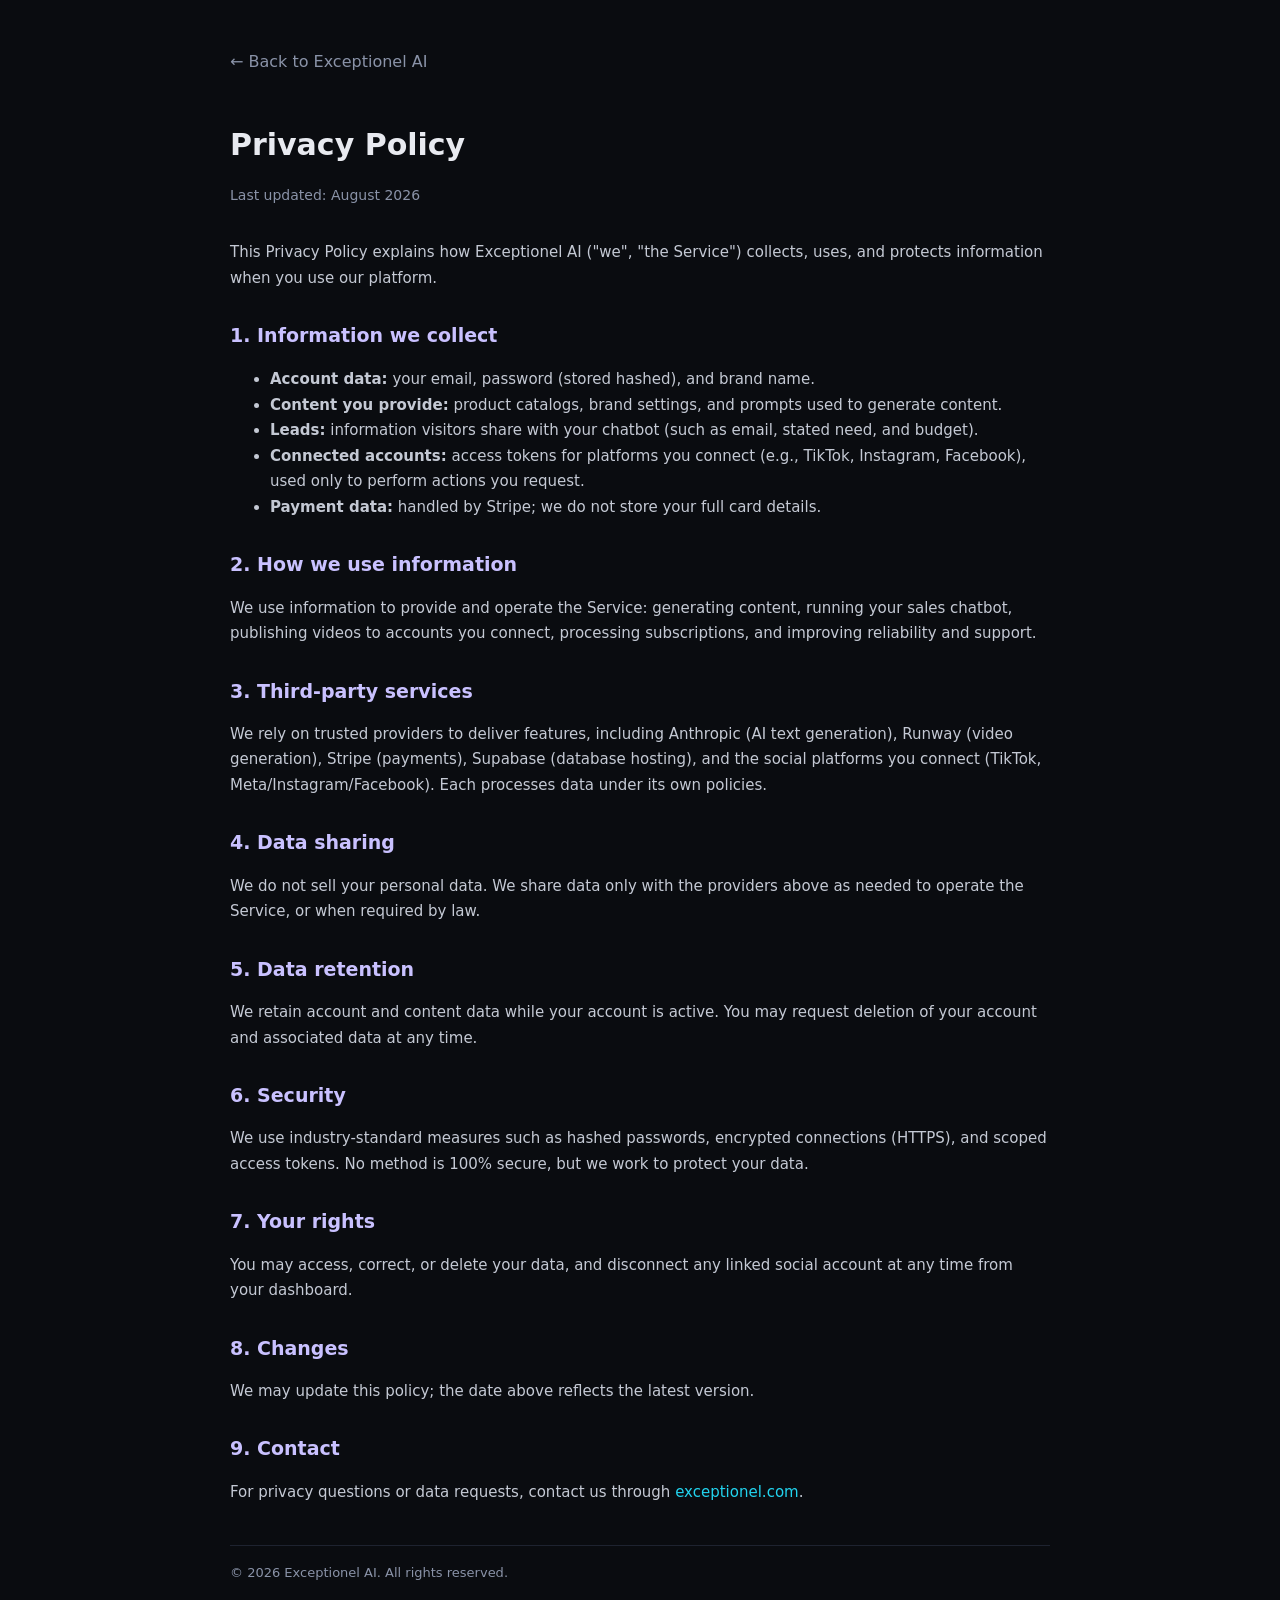
<file: landing/privacy.html>
<!DOCTYPE html>
<html lang="en">
  <head>
    <meta charset="UTF-8" />
    <meta name="viewport" content="width=device-width, initial-scale=1.0" />
    <title>Exceptionel AI — Privacy Policy</title>
    <meta name="description" content="Privacy Policy for Exceptionel AI." />
    <style>
      body{font-family:system-ui,-apple-system,"Segoe UI",Roboto,sans-serif;background:#0a0c10;color:#e8eaf0;line-height:1.7;margin:0}
      .wrap{max-width:820px;margin:0 auto;padding:48px 24px}
      h1{font-size:30px;margin-bottom:4px}
      .muted{color:#8a93a8;font-size:14px;margin-bottom:32px}
      h2{font-size:19px;margin:28px 0 8px;color:#c9c1ff}
      p,li{color:#c4c9d4;font-size:15px}
      a{color:#22d3ee;text-decoration:none}
      .back{display:inline-block;margin-bottom:24px;color:#8a93a8}
      footer{margin-top:40px;border-top:1px solid #1e2330;padding-top:16px;color:#8a93a8;font-size:13px}
    </style>
  </head>
  <body>
    <div class="wrap">
      <a class="back" href="https://ai.exceptionel.com/">&larr; Back to Exceptionel AI</a>
      <h1>Privacy Policy</h1>
      <p class="muted">Last updated: August 2026</p>

      <p>This Privacy Policy explains how Exceptionel AI ("we", "the Service") collects, uses, and protects information when you use our platform.</p>

      <h2>1. Information we collect</h2>
      <ul>
        <li><b>Account data:</b> your email, password (stored hashed), and brand name.</li>
        <li><b>Content you provide:</b> product catalogs, brand settings, and prompts used to generate content.</li>
        <li><b>Leads:</b> information visitors share with your chatbot (such as email, stated need, and budget).</li>
        <li><b>Connected accounts:</b> access tokens for platforms you connect (e.g., TikTok, Instagram, Facebook), used only to perform actions you request.</li>
        <li><b>Payment data:</b> handled by Stripe; we do not store your full card details.</li>
      </ul>

      <h2>2. How we use information</h2>
      <p>We use information to provide and operate the Service: generating content, running your sales chatbot, publishing videos to accounts you connect, processing subscriptions, and improving reliability and support.</p>

      <h2>3. Third-party services</h2>
      <p>We rely on trusted providers to deliver features, including Anthropic (AI text generation), Runway (video generation), Stripe (payments), Supabase (database hosting), and the social platforms you connect (TikTok, Meta/Instagram/Facebook). Each processes data under its own policies.</p>

      <h2>4. Data sharing</h2>
      <p>We do not sell your personal data. We share data only with the providers above as needed to operate the Service, or when required by law.</p>

      <h2>5. Data retention</h2>
      <p>We retain account and content data while your account is active. You may request deletion of your account and associated data at any time.</p>

      <h2>6. Security</h2>
      <p>We use industry-standard measures such as hashed passwords, encrypted connections (HTTPS), and scoped access tokens. No method is 100% secure, but we work to protect your data.</p>

      <h2>7. Your rights</h2>
      <p>You may access, correct, or delete your data, and disconnect any linked social account at any time from your dashboard.</p>

      <h2>8. Changes</h2>
      <p>We may update this policy; the date above reflects the latest version.</p>

      <h2>9. Contact</h2>
      <p>For privacy questions or data requests, contact us through <a href="https://exceptionel.com">exceptionel.com</a>.</p>

      <footer>© 2026 Exceptionel AI. All rights reserved.</footer>
    </div>
  </body>
</html>
</file>
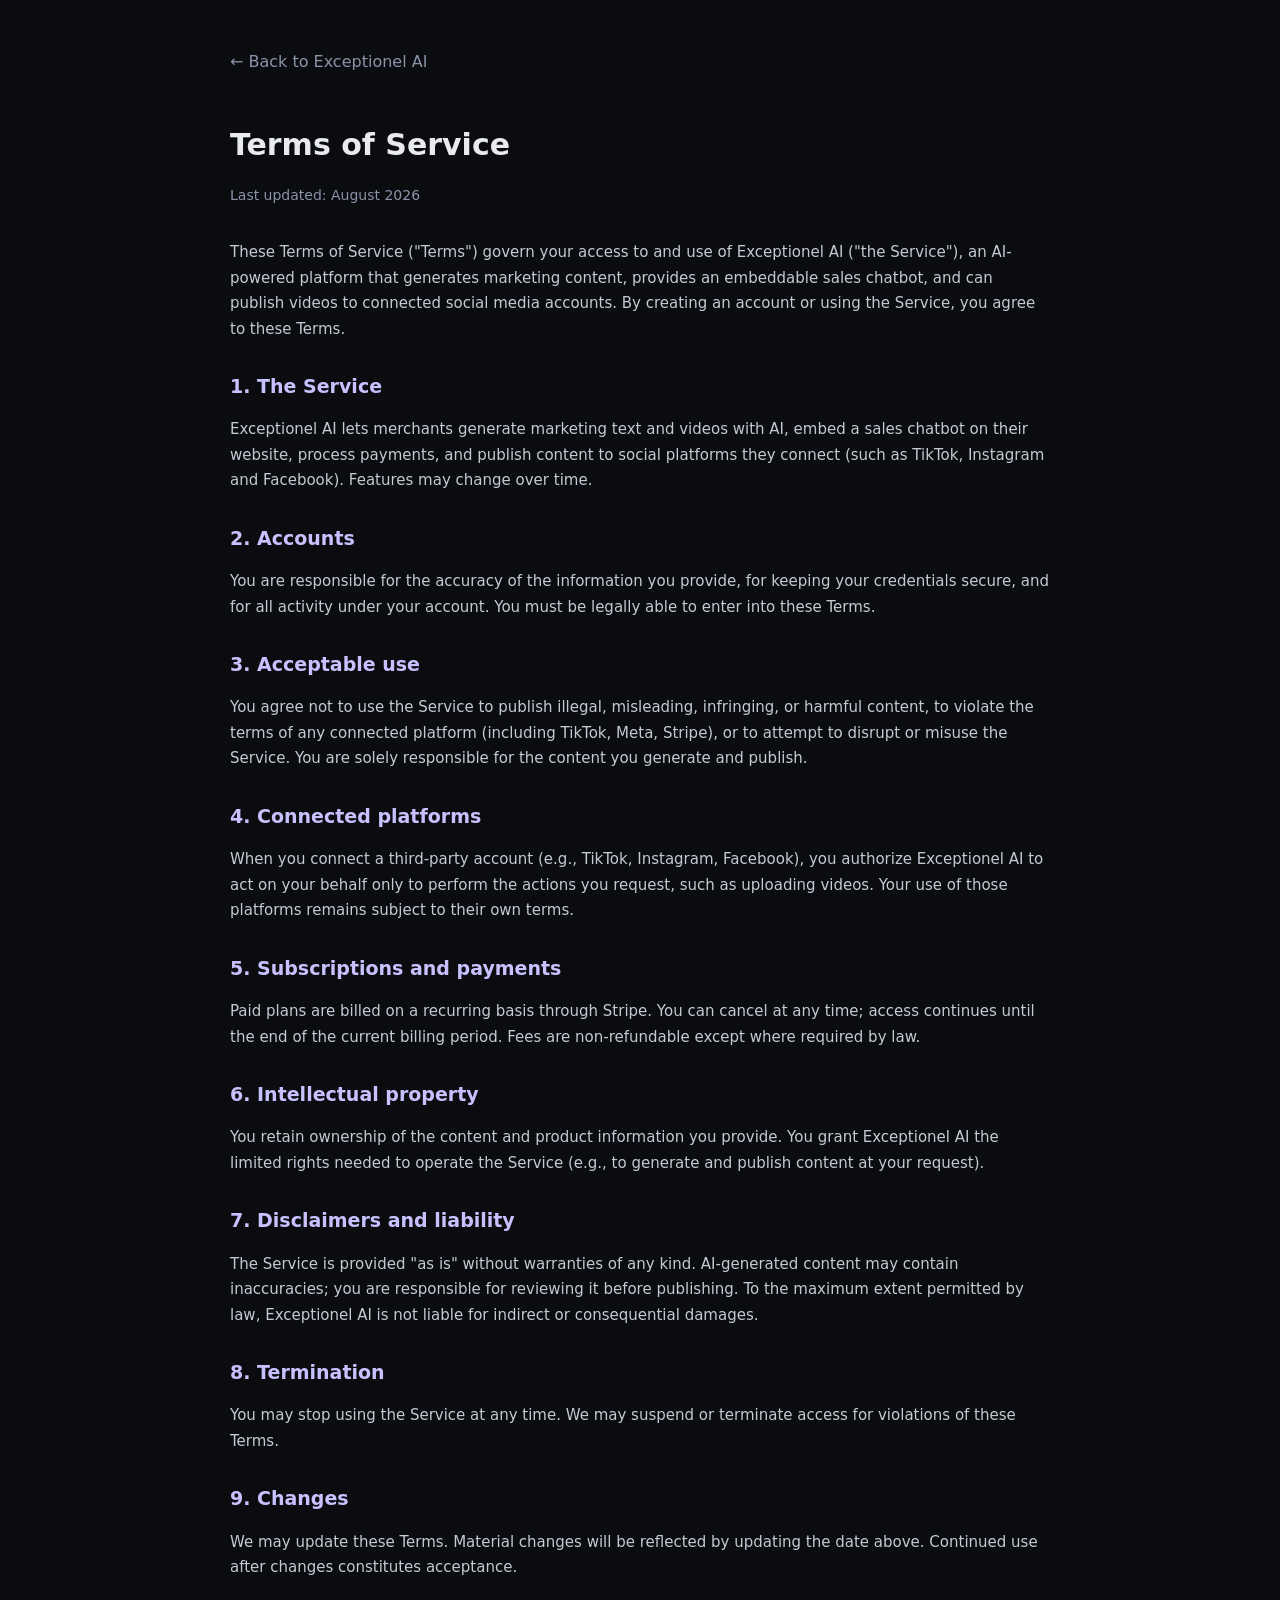
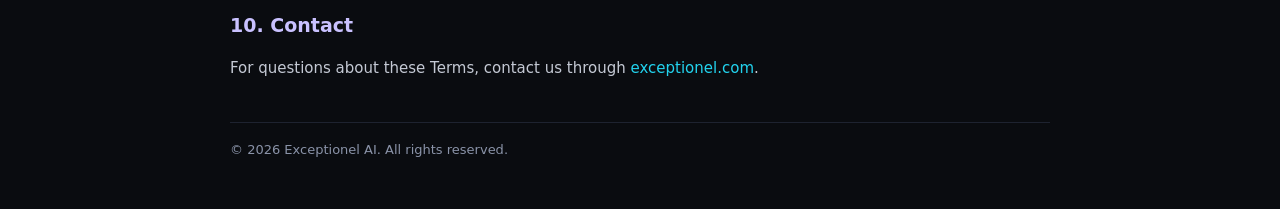
<file: landing/terms.html>
<!DOCTYPE html>
<html lang="en">
  <head>
    <meta charset="UTF-8" />
    <meta name="viewport" content="width=device-width, initial-scale=1.0" />
    <title>Exceptionel AI — Terms of Service</title>
    <meta name="description" content="Terms of Service for Exceptionel AI." />
    <style>
      body{font-family:system-ui,-apple-system,"Segoe UI",Roboto,sans-serif;background:#0a0c10;color:#e8eaf0;line-height:1.7;margin:0}
      .wrap{max-width:820px;margin:0 auto;padding:48px 24px}
      h1{font-size:30px;margin-bottom:4px}
      .muted{color:#8a93a8;font-size:14px;margin-bottom:32px}
      h2{font-size:19px;margin:28px 0 8px;color:#c9c1ff}
      p,li{color:#c4c9d4;font-size:15px}
      a{color:#22d3ee;text-decoration:none}
      .back{display:inline-block;margin-bottom:24px;color:#8a93a8}
      footer{margin-top:40px;border-top:1px solid #1e2330;padding-top:16px;color:#8a93a8;font-size:13px}
    </style>
  </head>
  <body>
    <div class="wrap">
      <a class="back" href="https://ai.exceptionel.com/">&larr; Back to Exceptionel AI</a>
      <h1>Terms of Service</h1>
      <p class="muted">Last updated: August 2026</p>

      <p>These Terms of Service ("Terms") govern your access to and use of Exceptionel AI ("the Service"), an AI-powered platform that generates marketing content, provides an embeddable sales chatbot, and can publish videos to connected social media accounts. By creating an account or using the Service, you agree to these Terms.</p>

      <h2>1. The Service</h2>
      <p>Exceptionel AI lets merchants generate marketing text and videos with AI, embed a sales chatbot on their website, process payments, and publish content to social platforms they connect (such as TikTok, Instagram and Facebook). Features may change over time.</p>

      <h2>2. Accounts</h2>
      <p>You are responsible for the accuracy of the information you provide, for keeping your credentials secure, and for all activity under your account. You must be legally able to enter into these Terms.</p>

      <h2>3. Acceptable use</h2>
      <p>You agree not to use the Service to publish illegal, misleading, infringing, or harmful content, to violate the terms of any connected platform (including TikTok, Meta, Stripe), or to attempt to disrupt or misuse the Service. You are solely responsible for the content you generate and publish.</p>

      <h2>4. Connected platforms</h2>
      <p>When you connect a third-party account (e.g., TikTok, Instagram, Facebook), you authorize Exceptionel AI to act on your behalf only to perform the actions you request, such as uploading videos. Your use of those platforms remains subject to their own terms.</p>

      <h2>5. Subscriptions and payments</h2>
      <p>Paid plans are billed on a recurring basis through Stripe. You can cancel at any time; access continues until the end of the current billing period. Fees are non-refundable except where required by law.</p>

      <h2>6. Intellectual property</h2>
      <p>You retain ownership of the content and product information you provide. You grant Exceptionel AI the limited rights needed to operate the Service (e.g., to generate and publish content at your request).</p>

      <h2>7. Disclaimers and liability</h2>
      <p>The Service is provided "as is" without warranties of any kind. AI-generated content may contain inaccuracies; you are responsible for reviewing it before publishing. To the maximum extent permitted by law, Exceptionel AI is not liable for indirect or consequential damages.</p>

      <h2>8. Termination</h2>
      <p>You may stop using the Service at any time. We may suspend or terminate access for violations of these Terms.</p>

      <h2>9. Changes</h2>
      <p>We may update these Terms. Material changes will be reflected by updating the date above. Continued use after changes constitutes acceptance.</p>

      <h2>10. Contact</h2>
      <p>For questions about these Terms, contact us through <a href="https://exceptionel.com">exceptionel.com</a>.</p>

      <footer>© 2026 Exceptionel AI. All rights reserved.</footer>
    </div>
  </body>
</html>
</file>
<file: styles.css>
/* ===================== Variables & base ===================== */
:root {
  --bg: #0f1115;
  --surface: #171a21;
  --surface-2: #1f232c;
  --border: #2a2f3a;
  --text: #e7e9ee;
  --muted: #9aa2b1;
  --accent: #7c5cff;
  --accent-2: #22d3ee;
  --success: #34d399;
  --radius: 14px;
  --shadow: 0 10px 30px rgba(0, 0, 0, 0.35);
  font-family: system-ui, -apple-system, "Segoe UI", Roboto, Helvetica, Arial,
    sans-serif;
}

* {
  box-sizing: border-box;
}

body {
  margin: 0;
  background: radial-gradient(
      1200px 600px at 80% -10%,
      rgba(124, 92, 255, 0.18),
      transparent
    ),
    radial-gradient(900px 500px at -10% 10%, rgba(34, 211, 238, 0.12), transparent),
    var(--bg);
  color: var(--text);
  min-height: 100vh;
  line-height: 1.55;
}

h1,
h2,
h3 {
  line-height: 1.2;
}

code {
  background: var(--surface-2);
  padding: 2px 6px;
  border-radius: 6px;
  font-size: 0.9em;
}

/* ===================== En-tête ===================== */
.topbar {
  display: flex;
  align-items: center;
  gap: 20px;
  padding: 14px 24px;
  background: rgba(15, 17, 21, 0.7);
  backdrop-filter: blur(10px);
  border-bottom: 1px solid var(--border);
  position: sticky;
  top: 0;
  z-index: 50;
}

.brand {
  display: flex;
  align-items: center;
  gap: 12px;
}
.brand .logo {
  font-size: 24px;
  color: var(--accent);
  filter: drop-shadow(0 0 8px rgba(124, 92, 255, 0.6));
}
.brand strong {
  display: block;
  font-size: 16px;
}
.brand small {
  color: var(--muted);
  font-size: 11px;
}
.accent {
  color: var(--accent-2);
}

.nav {
  display: flex;
  gap: 6px;
  margin-left: auto;
}
.nav-link {
  background: transparent;
  border: 1px solid transparent;
  color: var(--muted);
  padding: 8px 14px;
  border-radius: 10px;
  cursor: pointer;
  font-size: 14px;
  transition: all 0.15s;
}
.nav-link:hover {
  color: var(--text);
  background: var(--surface-2);
}
.nav-link.active {
  color: var(--text);
  background: var(--surface-2);
  border-color: var(--border);
}

.badge {
  font-size: 11px;
  padding: 6px 10px;
  border-radius: 999px;
  border: 1px solid var(--border);
  white-space: nowrap;
}
.badge-demo {
  color: #ffd479;
  background: rgba(255, 212, 121, 0.08);
  border-color: rgba(255, 212, 121, 0.3);
}
.badge-live {
  color: var(--success);
  background: rgba(52, 211, 153, 0.1);
  border-color: rgba(52, 211, 153, 0.35);
}

/* ===================== Layout ===================== */
.container {
  max-width: 1080px;
  margin: 0 auto;
  padding: 32px 24px 80px;
}
.view {
  display: none;
  animation: fade 0.25s ease;
}
.view.active {
  display: block;
}
@keyframes fade {
  from {
    opacity: 0;
    transform: translateY(6px);
  }
  to {
    opacity: 1;
    transform: none;
  }
}

.muted {
  color: var(--muted);
}

/* ===================== Hero ===================== */
.hero {
  text-align: center;
  padding: 40px 0 24px;
}
.hero h1 {
  font-size: clamp(28px, 5vw, 46px);
  margin: 0 0 12px;
  background: linear-gradient(90deg, #fff, #c9c1ff 60%, var(--accent-2));
  -webkit-background-clip: text;
  background-clip: text;
  color: transparent;
}
.lead {
  color: var(--muted);
  max-width: 640px;
  margin: 0 auto 24px;
  font-size: 17px;
}
.hero-actions {
  display: flex;
  gap: 12px;
  justify-content: center;
  flex-wrap: wrap;
}

/* ===================== Cartes ===================== */
.cards {
  display: grid;
  grid-template-columns: repeat(auto-fit, minmax(220px, 1fr));
  gap: 16px;
  margin: 36px 0;
}
.card {
  background: var(--surface);
  border: 1px solid var(--border);
  border-radius: var(--radius);
  padding: 22px;
  transition: transform 0.15s, border-color 0.15s;
}
.card:hover {
  transform: translateY(-3px);
  border-color: var(--accent);
}
.card-icon {
  font-size: 26px;
  margin-bottom: 10px;
}
.card h3 {
  margin: 0 0 6px;
}
.card p {
  color: var(--muted);
  margin: 0;
  font-size: 14px;
}

/* ===================== Stats ===================== */
.stats {
  display: grid;
  grid-template-columns: repeat(auto-fit, minmax(120px, 1fr));
  gap: 12px;
  margin-top: 8px;
}
.stat {
  background: var(--surface);
  border: 1px solid var(--border);
  border-radius: var(--radius);
  padding: 18px;
  text-align: center;
}
.stat strong {
  display: block;
  font-size: 26px;
  color: var(--accent-2);
}
.stat span {
  color: var(--muted);
  font-size: 13px;
}

/* ===================== Boutons ===================== */
.btn {
  border: 1px solid var(--border);
  background: var(--surface-2);
  color: var(--text);
  padding: 11px 18px;
  border-radius: 10px;
  cursor: pointer;
  font-size: 14px;
  font-weight: 600;
  transition: all 0.15s;
}
.btn:hover {
  transform: translateY(-1px);
}
.btn:disabled {
  opacity: 0.5;
  cursor: not-allowed;
  transform: none;
}
.btn-primary {
  background: linear-gradient(135deg, var(--accent), #5b8cff);
  border-color: transparent;
  color: #fff;
  box-shadow: 0 6px 18px rgba(124, 92, 255, 0.35);
}
.btn-ghost {
  background: transparent;
}
.btn-block {
  width: 100%;
  margin-top: 8px;
}
.btn-small {
  padding: 7px 12px;
  font-size: 13px;
}

/* ===================== Générateur ===================== */
.generator-grid {
  display: grid;
  grid-template-columns: 360px 1fr;
  gap: 20px;
  margin-top: 20px;
}
.panel {
  background: var(--surface);
  border: 1px solid var(--border);
  border-radius: var(--radius);
  padding: 20px;
}
.panel label {
  display: block;
  font-size: 13px;
  color: var(--muted);
  margin: 14px 0 6px;
}
.panel label:first-child {
  margin-top: 0;
}
.panel input,
.panel select {
  width: 100%;
  background: var(--bg);
  border: 1px solid var(--border);
  color: var(--text);
  border-radius: 10px;
  padding: 11px 12px;
  font-size: 14px;
}
.panel input:focus,
.panel select:focus {
  outline: none;
  border-color: var(--accent);
}

.chips {
  display: flex;
  flex-wrap: wrap;
  gap: 8px;
}
.chip {
  background: var(--bg);
  border: 1px solid var(--border);
  color: var(--muted);
  padding: 8px 12px;
  border-radius: 999px;
  cursor: pointer;
  font-size: 13px;
  transition: all 0.15s;
}
.chip:hover {
  color: var(--text);
}
.chip.active {
  background: rgba(124, 92, 255, 0.15);
  border-color: var(--accent);
  color: #fff;
}

.result-panel {
  display: flex;
  flex-direction: column;
}
.result-head {
  display: flex;
  justify-content: space-between;
  align-items: center;
  margin-bottom: 12px;
  font-size: 13px;
  color: var(--muted);
}
.result-box {
  flex: 1;
  min-height: 320px;
  background: var(--bg);
  border: 1px solid var(--border);
  border-radius: 10px;
  padding: 16px;
  margin: 0;
  white-space: pre-wrap;
  word-break: break-word;
  font-family: inherit;
  font-size: 14px;
  color: var(--text);
  overflow-y: auto;
}
.result-box.placeholder {
  color: var(--muted);
}

/* ===================== Produits ===================== */
.product-grid {
  display: grid;
  grid-template-columns: repeat(auto-fill, minmax(240px, 1fr));
  gap: 16px;
  margin-top: 20px;
}
.product {
  background: var(--surface);
  border: 1px solid var(--border);
  border-radius: var(--radius);
  padding: 18px;
}
.product .cat {
  font-size: 11px;
  text-transform: uppercase;
  letter-spacing: 0.05em;
  color: var(--accent-2);
}
.product h3 {
  margin: 6px 0;
}
.product .pitch {
  color: var(--muted);
  font-size: 14px;
  min-height: 40px;
}
.product .price {
  font-weight: 700;
  font-size: 18px;
  margin: 10px 0;
}
.product a {
  color: var(--accent);
  font-size: 13px;
  text-decoration: none;
}
.product a:hover {
  text-decoration: underline;
}

/* ===================== Chatbot ===================== */
.chat-widget {
  position: fixed;
  right: 22px;
  bottom: 22px;
  z-index: 100;
}
.chat-toggle {
  width: 58px;
  height: 58px;
  border-radius: 50%;
  border: none;
  font-size: 24px;
  cursor: pointer;
  background: linear-gradient(135deg, var(--accent), #5b8cff);
  color: #fff;
  box-shadow: var(--shadow);
  transition: transform 0.15s;
}
.chat-toggle:hover {
  transform: scale(1.06);
}
.chat-window {
  position: absolute;
  right: 0;
  bottom: 72px;
  width: 340px;
  max-width: calc(100vw - 44px);
  height: 460px;
  max-height: calc(100vh - 120px);
  background: var(--surface);
  border: 1px solid var(--border);
  border-radius: 16px;
  box-shadow: var(--shadow);
  display: flex;
  flex-direction: column;
  overflow: hidden;
  animation: fade 0.2s ease;
}
.chat-header {
  display: flex;
  justify-content: space-between;
  align-items: center;
  padding: 14px 16px;
  background: linear-gradient(135deg, rgba(124, 92, 255, 0.25), transparent);
  border-bottom: 1px solid var(--border);
}
.chat-header small {
  display: block;
  color: var(--success);
  font-size: 11px;
}
.chat-close {
  background: transparent;
  border: none;
  color: var(--muted);
  font-size: 22px;
  cursor: pointer;
}
.chat-messages {
  flex: 1;
  overflow-y: auto;
  padding: 14px;
  display: flex;
  flex-direction: column;
  gap: 10px;
}
.msg {
  max-width: 85%;
  padding: 10px 13px;
  border-radius: 14px;
  font-size: 14px;
  white-space: pre-wrap;
}
.msg.bot {
  align-self: flex-start;
  background: var(--surface-2);
  border-bottom-left-radius: 4px;
}
.msg.user {
  align-self: flex-end;
  background: linear-gradient(135deg, var(--accent), #5b8cff);
  color: #fff;
  border-bottom-right-radius: 4px;
}
.msg.typing {
  color: var(--muted);
  font-style: italic;
}
.chat-recos {
  display: flex;
  flex-direction: column;
  gap: 8px;
  align-self: flex-start;
  max-width: 90%;
}
.reco {
  background: var(--bg);
  border: 1px solid var(--border);
  border-radius: 10px;
  padding: 10px 12px;
  font-size: 13px;
}
.reco strong {
  display: block;
}
.reco a {
  color: var(--accent-2);
  text-decoration: none;
  font-size: 12px;
}
.chat-input {
  display: flex;
  gap: 8px;
  padding: 12px;
  border-top: 1px solid var(--border);
}
.chat-input input {
  flex: 1;
  background: var(--bg);
  border: 1px solid var(--border);
  color: var(--text);
  border-radius: 10px;
  padding: 10px 12px;
  font-size: 14px;
}
.chat-input input:focus {
  outline: none;
  border-color: var(--accent);
}

/* ===================== Footer ===================== */
.footer {
  text-align: center;
  color: var(--muted);
  font-size: 13px;
  padding: 24px;
  border-top: 1px solid var(--border);
}

/* ===================== Responsive ===================== */
@media (max-width: 760px) {
  .generator-grid {
    grid-template-columns: 1fr;
  }
  .nav {
    display: none;
  }
}


/* ===================== Ajouts : langue, réglages, visuels, calendrier ===================== */
.topbar-right {
  display: flex;
  align-items: center;
  gap: 12px;
}
.lang-switch {
  display: inline-flex;
  border: 1px solid var(--border);
  border-radius: 10px;
  overflow: hidden;
}
.lang-btn {
  background: transparent;
  border: none;
  color: var(--muted);
  padding: 7px 12px;
  cursor: pointer;
  font-size: 13px;
  font-weight: 600;
  transition: all 0.15s;
}
.lang-btn:hover {
  color: var(--text);
}
.lang-btn.active {
  background: var(--accent);
  color: #fff;
}

.card[data-view],
#open-chat-card {
  cursor: pointer;
}

.result-actions {
  display: flex;
  gap: 8px;
}

textarea {
  width: 100%;
  background: var(--bg);
  border: 1px solid var(--border);
  color: var(--text);
  border-radius: 10px;
  padding: 11px 12px;
  font-size: 14px;
  font-family: inherit;
  resize: vertical;
}
textarea:focus {
  outline: none;
  border-color: var(--accent);
}

/* Aperçu visuel */
.visual-preview {
  flex: 1;
  display: flex;
  align-items: center;
  justify-content: center;
  background: var(--bg);
  border: 1px solid var(--border);
  border-radius: 10px;
  padding: 16px;
  min-height: 320px;
}
#visual-canvas {
  max-width: 100%;
  max-height: 420px;
  width: auto;
  height: auto;
  border-radius: 12px;
  box-shadow: var(--shadow);
  background: #111;
}

/* Calendrier */
.calendar-list {
  display: flex;
  flex-direction: column;
  gap: 10px;
  max-height: 460px;
  overflow-y: auto;
}
.cal-item {
  background: var(--bg);
  border: 1px solid var(--border);
  border-left: 3px solid var(--accent);
  border-radius: 10px;
  padding: 12px 14px;
}
.cal-item-head {
  display: flex;
  justify-content: space-between;
  align-items: center;
  gap: 8px;
  margin-bottom: 6px;
}
.cal-date {
  font-weight: 700;
  font-size: 14px;
}
.cal-platform {
  font-size: 11px;
  text-transform: uppercase;
  letter-spacing: 0.04em;
  color: var(--accent-2);
  background: rgba(34, 211, 238, 0.1);
  padding: 3px 8px;
  border-radius: 999px;
}
.cal-content {
  color: var(--muted);
  font-size: 13px;
  white-space: pre-wrap;
  max-height: 90px;
  overflow: hidden;
}
.cal-delete {
  background: transparent;
  border: none;
  color: var(--muted);
  cursor: pointer;
  font-size: 13px;
}
.cal-delete:hover {
  color: #ff8080;
}
.calendar-empty {
  color: var(--muted);
  font-size: 14px;
  text-align: center;
  padding: 30px 0;
}

/* Réglages */
.settings-block {
  margin-top: 16px;
}
.settings-block h3 {
  margin: 0 0 8px;
}
.settings-block label {
  display: block;
  font-size: 13px;
  color: var(--muted);
  margin: 14px 0 6px;
}
.settings-block input {
  width: 100%;
  background: var(--bg);
  border: 1px solid var(--border);
  color: var(--text);
  border-radius: 10px;
  padding: 11px 12px;
  font-size: 14px;
}
.settings-block input:focus {
  outline: none;
  border-color: var(--accent);
}
.settings-actions {
  display: flex;
  gap: 10px;
  margin-top: 14px;
  flex-wrap: wrap;
}
.catalog-status {
  margin-top: 12px;
  font-size: 13px;
  min-height: 18px;
}
.catalog-status.ok {
  color: var(--success);
}
.catalog-status.err {
  color: #ff8080;
}

/* Toast */
.toast {
  position: fixed;
  bottom: 24px;
  left: 50%;
  transform: translateX(-50%);
  background: var(--surface-2);
  border: 1px solid var(--border);
  color: var(--text);
  padding: 12px 20px;
  border-radius: 999px;
  box-shadow: var(--shadow);
  z-index: 200;
  font-size: 14px;
  animation: fade 0.2s ease;
}
</file>
<file: dashboard/styles.css>
:root {
  --bg: #0f1115;
  --surface: #171a21;
  --surface-2: #1f232c;
  --border: #2a2f3a;
  --text: #e7e9ee;
  --muted: #9aa2b1;
  --accent: #7c5cff;
  --accent-2: #22d3ee;
  --success: #34d399;
  --warn: #ffd479;
  --danger: #ff8080;
  --radius: 14px;
  --shadow: 0 10px 30px rgba(0, 0, 0, 0.35);
  font-family: system-ui, -apple-system, "Segoe UI", Roboto, Helvetica, Arial, sans-serif;
}
* { box-sizing: border-box; }
body {
  margin: 0;
  background:
    radial-gradient(1100px 500px at 85% -10%, rgba(124, 92, 255, 0.16), transparent),
    radial-gradient(800px 400px at -10% 0%, rgba(34, 211, 238, 0.10), transparent),
    var(--bg);
  color: var(--text);
  min-height: 100vh;
}
a { color: var(--accent-2); }
code { background: var(--surface-2); padding: 1px 6px; border-radius: 6px; font-size: .9em; }

/* Layout */
.app { display: flex; min-height: 100vh; }
.sidebar {
  width: 220px; background: rgba(15, 17, 21, 0.7); backdrop-filter: blur(10px);
  border-right: 1px solid var(--border); padding: 18px 14px; position: sticky; top: 0; height: 100vh;
}
.brand { display: flex; align-items: center; gap: 10px; padding: 6px 8px 18px; }
.brand .logo { color: var(--accent); font-size: 22px; filter: drop-shadow(0 0 8px rgba(124,92,255,.6)); }
.brand strong { font-size: 15px; }
.brand small { display: block; color: var(--muted); font-size: 11px; }
.nav { display: flex; flex-direction: column; gap: 4px; }
.nav button {
  display: flex; align-items: center; gap: 10px; text-align: left;
  background: transparent; border: 1px solid transparent; color: var(--muted);
  padding: 10px 12px; border-radius: 10px; cursor: pointer; font-size: 14px;
}
.nav button:hover { color: var(--text); background: var(--surface-2); }
.nav button.active { color: #fff; background: var(--surface-2); border-color: var(--border); }
.main { flex: 1; padding: 26px 30px 70px; max-width: 1100px; }

.topline { display: flex; align-items: center; gap: 12px; margin-bottom: 8px; }
h1 { font-size: 24px; margin: 0; }
.sub { color: var(--muted); margin: 0 0 22px; font-size: 14px; }

.view { display: none; animation: fade .2s ease; }
.view.active { display: block; }
@keyframes fade { from { opacity: 0; transform: translateY(6px); } to { opacity: 1; transform: none; } }

/* Banner */
.banner {
  background: rgba(255, 212, 121, 0.08); border: 1px solid rgba(255, 212, 121, 0.3);
  color: var(--warn); border-radius: 12px; padding: 12px 16px; font-size: 13px; margin-bottom: 20px;
}

/* KPIs */
.kpis { display: grid; grid-template-columns: repeat(auto-fit, minmax(150px, 1fr)); gap: 14px; margin-bottom: 22px; }
.kpi { background: var(--surface); border: 1px solid var(--border); border-radius: var(--radius); padding: 18px; }
.kpi strong { display: block; font-size: 28px; }
.kpi span { color: var(--muted); font-size: 13px; }
.kpi .accent { color: var(--accent-2); }

/* Cards / panels */
.panel { background: var(--surface); border: 1px solid var(--border); border-radius: var(--radius); padding: 20px; margin-bottom: 18px; }
.panel h3 { margin: 0 0 4px; }
.panel .hint { color: var(--muted); font-size: 13px; margin: 0 0 14px; }
.modules { display: grid; grid-template-columns: 1fr 1fr; gap: 14px; }
.mod { background: var(--surface); border: 1px solid var(--border); border-radius: var(--radius); padding: 18px; }
.mod .head { display: flex; align-items: center; justify-content: space-between; }
.mod h4 { margin: 0; font-size: 15px; }
.mod ul { margin: 10px 0 0; padding-left: 18px; color: var(--muted); font-size: 13px; }
.dot { width: 9px; height: 9px; border-radius: 50%; display: inline-block; margin-right: 6px; }
.dot.on { background: var(--success); }
.dot.off { background: var(--danger); }
.status { font-size: 12px; }
.status.on { color: var(--success); }
.status.off { color: var(--danger); }

/* Table */
table { width: 100%; border-collapse: collapse; font-size: 14px; }
th, td { text-align: left; padding: 10px 12px; border-bottom: 1px solid var(--border); }
th { color: var(--muted); font-weight: 600; font-size: 12px; text-transform: uppercase; letter-spacing: .04em; }
tr:last-child td { border-bottom: none; }
.pill { font-size: 11px; padding: 3px 9px; border-radius: 999px; }
.pill.qualified { background: rgba(52,211,153,.15); color: var(--success); }
.pill.new { background: rgba(124,92,255,.15); color: #b9a8ff; }
.empty { color: var(--muted); text-align: center; padding: 30px 0; }

/* Video cards */
.vgrid { display: grid; grid-template-columns: repeat(auto-fill, minmax(280px, 1fr)); gap: 14px; }
.vcard { background: var(--bg); border: 1px solid var(--border); border-radius: 12px; padding: 14px; }
.vcard .k { font-size: 11px; text-transform: uppercase; color: var(--accent-2); letter-spacing: .05em; }
.vcard h4 { margin: 4px 0; }
.vcard p { color: var(--muted); font-size: 13px; margin: 4px 0; }
.tags { display: flex; gap: 6px; flex-wrap: wrap; margin-top: 8px; }
.tag { font-size: 11px; padding: 2px 8px; border-radius: 999px; background: var(--surface-2); color: var(--muted); }

/* Forms */
label { display: block; font-size: 13px; color: var(--muted); margin: 12px 0 6px; }
label:first-of-type { margin-top: 0; }
input, textarea, select {
  width: 100%; background: var(--bg); border: 1px solid var(--border); color: var(--text);
  border-radius: 10px; padding: 10px 12px; font-size: 14px; font-family: inherit;
}
input:focus, textarea:focus { outline: none; border-color: var(--accent); }
textarea { resize: vertical; }
.btn { border: 1px solid var(--border); background: var(--surface-2); color: var(--text); padding: 10px 16px; border-radius: 10px; cursor: pointer; font-weight: 600; font-size: 14px; margin-top: 14px; }
.btn:hover { transform: translateY(-1px); }
.btn-primary { background: linear-gradient(135deg, var(--accent), #5b8cff); border-color: transparent; color: #fff; }
.row { display: flex; gap: 10px; flex-wrap: wrap; }
.msg { font-size: 13px; margin-top: 10px; }
.msg.ok { color: var(--success); }
.msg.err { color: var(--danger); }

@media (max-width: 820px) {
  .app { flex-direction: column; }
  .sidebar { width: auto; height: auto; position: static; display: flex; align-items: center; gap: 12px; overflow-x: auto; }
  .brand { padding: 0 8px 0 0; }
  .nav { flex-direction: row; }
  .modules { grid-template-columns: 1fr; }
}
</file>
